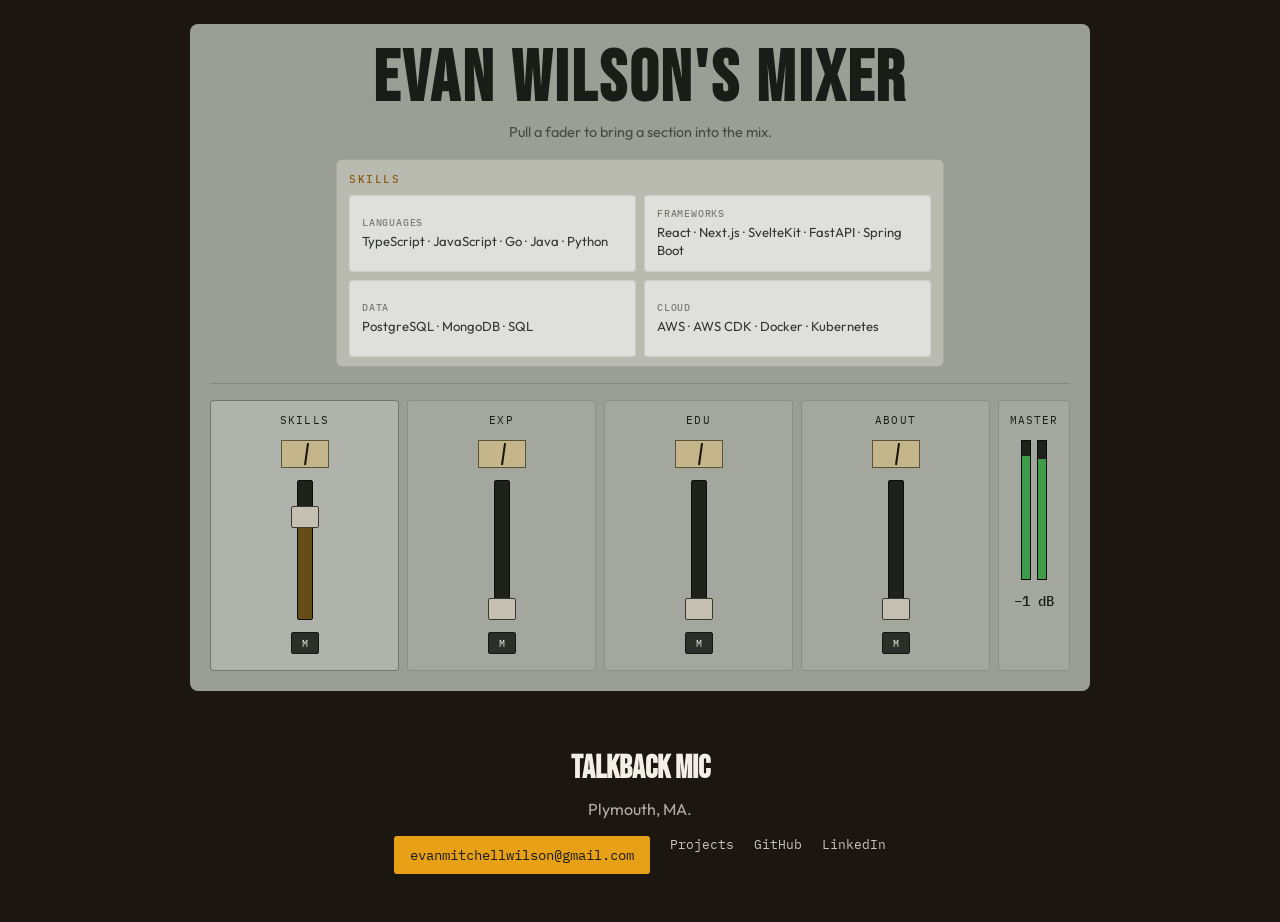
<file: index.html>
<!DOCTYPE html>
<html lang="en">
  <head>
    <meta charset="UTF-8" />
    <link rel="icon" type="image/svg+xml" href="favicon.svg" />
    <meta name="viewport" content="width=device-width, initial-scale=1.0" />
    <title>Evan Wilson</title>
    <link rel="preconnect" href="https://fonts.googleapis.com" />
    <link rel="preconnect" href="https://fonts.gstatic.com" crossorigin />
    <link
      href="https://fonts.googleapis.com/css2?family=Bebas+Neue&family=IBM+Plex+Mono:wght@400;500&family=Outfit:wght@400;500;600&display=swap"
      rel="stylesheet"
    />
    <link rel="stylesheet" href="styles.css" />
  </head>
  <body>
    <div class="studio">
      <main class="board">
        <header class="board__brand">
          <h1 class="board__name">Evan Wilson's Mixer</h1>
          <p class="board__tagline">
            Pull a fader to bring a section into the mix.
          </p>
          <div class="board__mix is-live" id="mix">
            <div class="board__mix-label"><span id="mix-label">Skills</span></div>
            <div class="board__mix-grid" id="mix-grid"></div>
          </div>
        </header>

        <section class="board__channels" id="channels" aria-label="Resume channels"></section>
      </main>

      <footer id="contact" class="talkback">
        <h2 class="talkback__title">Talkback Mic</h2>
        <p class="talkback__copy">Plymouth, MA.</p>
        <div class="talkback__links">
          <a class="talkback__btn" href="mailto:evanmitchellwilson@gmail.com"
            >evanmitchellwilson@gmail.com</a
          >
          <a class="talkback__link" href="project.html">Projects</a>
          <a class="talkback__link" href="https://github.com/evanwilson2123">GitHub</a>
          <a
            class="talkback__link"
            href="https://www.linkedin.com/in/evan-wilson-0525102b8/"
            >LinkedIn</a
          >
        </div>
      </footer>
    </div>

    <script src="app.js"></script>
  </body>
</html>
</file>
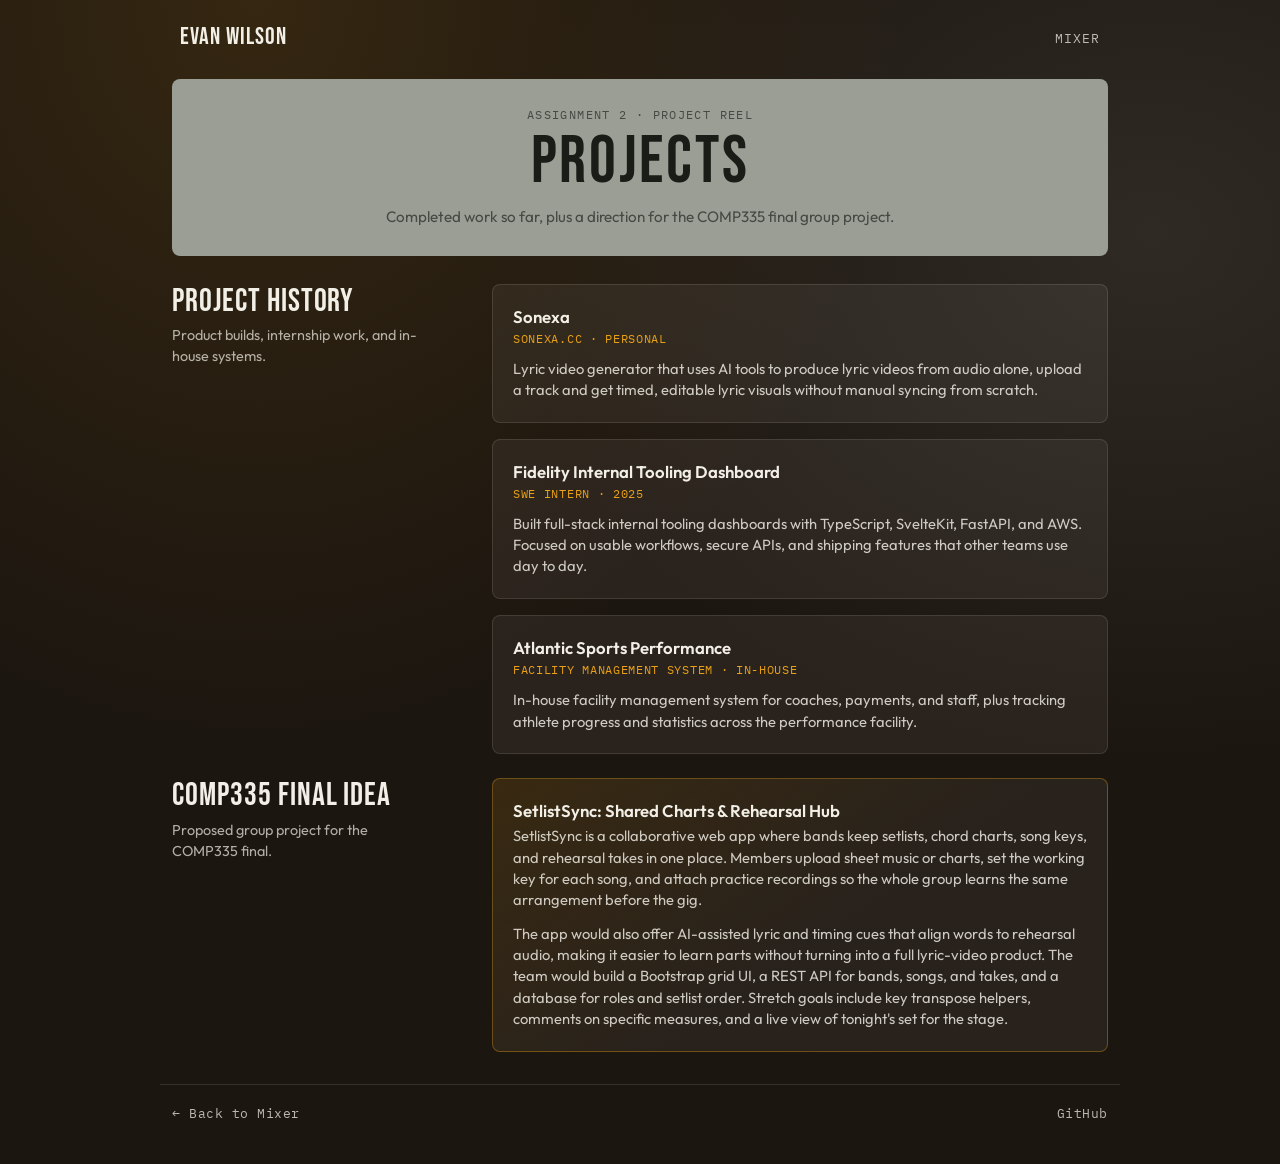
<file: project.html>
<!DOCTYPE html>
<html lang="en">
  <head>
    <meta charset="UTF-8" />
    <link rel="icon" type="image/svg+xml" href="favicon.svg" />
    <meta name="viewport" content="width=device-width, initial-scale=1.0" />
    <title>Projects | Evan Wilson</title>
    <link rel="preconnect" href="https://fonts.googleapis.com" />
    <link rel="preconnect" href="https://fonts.gstatic.com" crossorigin />
    <link
      href="https://fonts.googleapis.com/css2?family=Bebas+Neue&family=IBM+Plex+Mono:wght@400;500&family=Outfit:wght@400;500;600&display=swap"
      rel="stylesheet"
    />
    <link
      href="https://cdn.jsdelivr.net/npm/bootstrap@5.3.3/dist/css/bootstrap.min.css"
      rel="stylesheet"
      integrity="sha384-QWTKZyjpPEjISv5WaRU9OFeRpok6YctnYmDr5pNlyT2bRjXh0JMhjY6hW+ALEwIH"
      crossorigin="anonymous"
    />
    <link rel="stylesheet" href="project.css" />
  </head>
  <body>
    <div class="studio">
      <nav class="container-fluid project-nav">
        <div class="row align-items-center">
          <div class="col-6">
            <a class="project-nav__brand" href="index.html">Evan Wilson</a>
          </div>
          <div class="col-6 text-end">
            <a class="project-nav__link" href="index.html">Mixer</a>
          </div>
        </div>
      </nav>

      <main class="container project-main">
        <div class="row">
          <div class="col-12">
            <header class="project-hero">
              <p class="project-hero__kicker">Assignment 2 · Project Reel</p>
              <h1 class="project-hero__title">Projects</h1>
              <p class="project-hero__lede">
                Completed work so far, plus a direction for the COMP335 final
                group project.
              </p>
            </header>
          </div>
        </div>

        <section class="row project-section" aria-labelledby="history-heading">
          <div class="col-12 col-lg-4">
            <h2 id="history-heading" class="project-section__title">
              Project History
            </h2>
            <p class="project-section__copy">
              Product builds, internship work, and in-house systems.
            </p>
          </div>
          <div class="col-12 col-lg-8">
            <div class="row g-3">
              <div class="col-12">
                <article class="project-entry">
                  <h3 class="project-entry__name">Sonexa</h3>
                  <p class="project-entry__meta">
                    <a href="https://sonexa.cc">sonexa.cc</a> · Personal
                  </p>
                  <p class="project-entry__body">
                    Lyric video generator that uses AI tools to produce lyric
                    videos from audio alone, upload a track and get timed,
                    editable lyric visuals without manual syncing from scratch.
                  </p>
                </article>
              </div>
              <div class="col-12">
                <article class="project-entry">
                  <h3 class="project-entry__name">
                    Fidelity Internal Tooling Dashboard
                  </h3>
                  <p class="project-entry__meta">SWE Intern · 2025</p>
                  <p class="project-entry__body">
                    Built full-stack internal tooling dashboards with TypeScript,
                    SvelteKit, FastAPI, and AWS. Focused on usable workflows,
                    secure APIs, and shipping features that other teams use day
                    to day.
                  </p>
                </article>
              </div>
              <div class="col-12">
                <article class="project-entry">
                  <h3 class="project-entry__name">
                    Atlantic Sports Performance
                  </h3>
                  <p class="project-entry__meta">
                    Facility Management System · In-house
                  </p>
                  <p class="project-entry__body">
                    In-house facility management system for coaches, payments,
                    and staff, plus tracking athlete progress and statistics
                    across the performance facility.
                  </p>
                </article>
              </div>
            </div>
          </div>
        </section>

        <section class="row project-section project-section--future" aria-labelledby="comp335-heading">
          <div class="col-12 col-lg-4">
            <h2 id="comp335-heading" class="project-section__title">
              COMP335 Final Idea
            </h2>
            <p class="project-section__copy">
              Proposed group project for the COMP335 final.
            </p>
          </div>
          <div class="col-12 col-lg-8">
            <article class="project-future">
              <h3 class="project-future__name">
                SetlistSync: Shared Charts &amp; Rehearsal Hub
              </h3>
              <p class="project-future__body">
                SetlistSync is a collaborative web app where bands keep
                setlists, chord charts, song keys, and rehearsal takes in one
                place. Members upload sheet music or charts, set the working
                key for each song, and attach practice recordings so the whole
                group learns the same arrangement before the gig.
              </p>
              <p class="project-future__body">
                The app would also offer AI-assisted lyric and timing cues that
                align words to rehearsal audio, making it easier to learn parts
                without turning into a full lyric-video product. The team would
                build a Bootstrap grid UI, a REST API for bands, songs, and
                takes, and a database for roles and setlist order. Stretch goals
                include key transpose helpers, comments on specific measures,
                and a live view of tonight&apos;s set for the stage.
              </p>
            </article>
          </div>
        </section>
      </main>

      <footer class="container project-foot">
        <div class="row">
          <div class="col-12 col-md-6">
            <a class="project-foot__link" href="index.html">← Back to Mixer</a>
          </div>
          <div class="col-12 col-md-6 text-md-end">
            <a
              class="project-foot__link"
              href="https://github.com/evanwilson2123"
              >GitHub</a
            >
          </div>
        </div>
      </footer>
    </div>
  </body>
</html>
</file>
<file: styles.css>
:root {
  --bg: #1c1610;
  --panel: #9a9e94;
  --ink: #1a1c18;
  --muted: rgba(26, 28, 24, 0.65);
  --cream: #f2efe6;
  --amber: #e8a017;
  --slot: #1e201c;
  --font-brand: 'Bebas Neue', sans-serif;
  --font-body: 'Outfit', sans-serif;
  --font-mono: 'IBM Plex Mono', monospace;

  font-family: var(--font-body);
  font-size: 16px;
  line-height: 1.4;
  color: var(--cream);
  background: var(--bg);
}

*,
*::before,
*::after {
  box-sizing: border-box;
}

body {
  margin: 0;
}

button {
  font: inherit;
  color: inherit;
  cursor: pointer;
}

a {
  color: inherit;
}

:focus-visible {
  outline: 2px solid var(--amber);
  outline-offset: 2px;
}

.studio {
  min-height: 100svh;
  padding: 1.5rem;
}

.board {
  max-width: 900px;
  margin: 0 auto;
  padding: 1.25rem;
  background: var(--panel);
  border-radius: 8px;
  color: var(--ink);
}

.board__brand {
  text-align: center;
  padding-bottom: 1rem;
  margin-bottom: 1rem;
  border-bottom: 1px solid rgba(0, 0, 0, 0.15);
}

.board__name {
  margin: 0;
  font-family: var(--font-brand);
  font-size: clamp(2.8rem, 8vw, 4.5rem);
  letter-spacing: 0.04em;
  line-height: 1;
}

.board__tagline {
  margin: 0.4rem 0 0;
  font-size: 0.9rem;
  color: var(--muted);
}

.board__mix {
  max-width: 38rem;
  height: 13rem;
  margin: 1rem auto 0;
  padding: 0.75rem;
  text-align: left;
  background: rgba(242, 239, 230, 0.35);
  border: 1px solid rgba(0, 0, 0, 0.1);
  border-radius: 6px;
  transition: opacity 0.2s ease;
}

.board__mix-label {
  margin: 0 0 0.5rem;
  font-family: var(--font-mono);
  font-size: 0.68rem;
  font-weight: 500;
  letter-spacing: 0.14em;
  text-transform: uppercase;
  color: #8a5a10;
}

.board__mix-grid {
  display: grid;
  grid-template-columns: 1fr 1fr;
  grid-template-rows: 1fr 1fr;
  gap: 0.5rem;
  height: calc(100% - 1.25rem);
}

.board__card {
  display: flex;
  flex-direction: column;
  justify-content: center;
  gap: 0.2rem;
  min-height: 0;
  padding: 0.65rem 0.75rem;
  border: 1px solid rgba(0, 0, 0, 0.08);
  border-radius: 4px;
  background: rgba(255, 255, 255, 0.55);
  overflow: hidden;
  text-decoration: none;
  color: inherit;
}

.board__card--link:hover {
  background: rgba(255, 255, 255, 0.8);
  border-color: rgba(0, 0, 0, 0.16);
}

.board__card-label {
  font-family: var(--font-mono);
  font-size: 0.62rem;
  font-weight: 500;
  letter-spacing: 0.08em;
  text-transform: uppercase;
  color: rgba(26, 28, 24, 0.5);
}

.board__card-meta {
  font-family: var(--font-mono);
  font-size: 0.62rem;
  color: #8a5a10;
}

.board__card-body {
  font-size: 0.82rem;
  line-height: 1.35;
  color: rgba(26, 28, 24, 0.88);
}

.board__channels {
  display: grid;
  grid-template-columns: repeat(4, 1fr) auto;
  gap: 0.5rem;
}

.channel,
.master {
  display: flex;
  flex-direction: column;
  align-items: center;
  gap: 0.75rem;
  padding: 0.75rem 0.5rem 1rem;
  border: 1px solid rgba(0, 0, 0, 0.15);
  border-radius: 4px;
  background: rgba(255, 255, 255, 0.1);
}

.channel.is-selected {
  border-color: rgba(0, 0, 0, 0.35);
  background: rgba(255, 255, 255, 0.22);
}

.channel__name,
.master__label {
  padding: 0;
  border: none;
  background: none;
  font-family: var(--font-mono);
  font-size: 0.7rem;
  letter-spacing: 0.1em;
  color: var(--ink);
}

.vu {
  position: relative;
  width: 48px;
  height: 28px;
  background: #c4b68a;
  border: 1px solid #5a5438;
  overflow: hidden;
}

.vu__needle {
  position: absolute;
  left: 50%;
  bottom: 2px;
  width: 2px;
  height: 22px;
  margin-left: -1px;
  background: #1a1208;
  transform-origin: 50% 100%;
  transform: rotate(8deg);
}

.channel__mute {
  width: 28px;
  height: 22px;
  padding: 0;
  font-family: var(--font-mono);
  font-size: 0.65rem;
  color: var(--cream);
  background: #2c2e2a;
  border: 1px solid #151714;
  border-radius: 2px;
}

.channel__mute.is-on {
  background: #c0392b;
}

.master {
  min-width: 4.5rem;
}

.master__meters {
  display: flex;
  gap: 6px;
  height: 140px;
}

.master__bar {
  position: relative;
  width: 10px;
  height: 100%;
  background: var(--slot);
  border: 1px solid #0d0e0c;
  overflow: hidden;
}

.master__bar span {
  position: absolute;
  left: 0;
  right: 0;
  bottom: 0;
  background: #3d9b4a;
}

.master__level {
  font-family: var(--font-mono);
  font-size: 0.85rem;
  font-weight: 500;
}

.fader {
  position: relative;
  width: 16px;
  height: 140px;
  background: var(--slot);
  border: 1px solid #0d0e0c;
  border-radius: 2px;
  touch-action: none;
  cursor: ns-resize;
}

.fader__fill {
  position: absolute;
  left: 0;
  right: 0;
  bottom: 0;
  background: rgba(232, 160, 23, 0.35);
  pointer-events: none;
}

.fader__thumb {
  position: absolute;
  left: 50%;
  width: 28px;
  height: 22px;
  margin-left: -14px;
  background: #c4bfb0;
  border: 1px solid #3a3830;
  border-radius: 2px;
  pointer-events: none;
}

.talkback {
  max-width: 900px;
  margin: 2rem auto 0;
  padding: 1.5rem;
  text-align: center;
}

.talkback__title {
  margin: 0 0 0.35rem;
  font-family: var(--font-brand);
  font-size: 2rem;
}

.talkback__copy {
  margin: 0 auto 1rem;
  color: rgba(242, 239, 230, 0.7);
}

.talkback__links {
  display: flex;
  flex-wrap: wrap;
  justify-content: center;
  gap: 0.75rem 1.25rem;
}

.talkback__btn {
  padding: 0.6rem 1rem;
  font-family: var(--font-mono);
  font-size: 0.85rem;
  text-decoration: none;
  color: var(--ink);
  background: var(--amber);
  border-radius: 3px;
}

.talkback__link {
  font-family: var(--font-mono);
  font-size: 0.8rem;
  text-decoration: none;
  color: rgba(242, 239, 230, 0.8);
}

@media (max-width: 600px) {
  .board__channels {
    grid-template-columns: 1fr 1fr;
  }

  .master {
    grid-column: 1 / -1;
    flex-direction: row;
    justify-content: center;
  }

  .master__meters {
    height: 64px;
  }

  .fader {
    height: 110px;
  }
}
</file>
<file: project.css>
:root {
  --bg: #1c1610;
  --panel: #9a9e94;
  --ink: #1a1c18;
  --muted: rgba(26, 28, 24, 0.65);
  --cream: #f2efe6;
  --amber: #e8a017;
  --slot: #1e201c;
  --font-brand: 'Bebas Neue', sans-serif;
  --font-body: 'Outfit', sans-serif;
  --font-mono: 'IBM Plex Mono', monospace;
}

*,
*::before,
*::after {
  box-sizing: border-box;
}

body {
  margin: 0;
  font-family: var(--font-body);
  font-size: 16px;
  line-height: 1.45;
  color: var(--cream);
  background:
    radial-gradient(ellipse at 20% 0%, rgba(232, 160, 23, 0.12), transparent 45%),
    radial-gradient(ellipse at 90% 20%, rgba(154, 158, 148, 0.15), transparent 40%),
    var(--bg);
}

a {
  color: inherit;
  text-decoration: none;
}

a:hover {
  color: var(--amber);
}

:focus-visible {
  outline: 2px solid var(--amber);
  outline-offset: 2px;
}

.studio {
  min-height: 100svh;
  padding: 1.25rem 0 2.5rem;
}

.project-nav {
  max-width: 960px;
  margin: 0 auto 1.5rem;
  padding: 0 1.25rem;
}

.project-nav__brand {
  font-family: var(--font-brand);
  font-size: 1.5rem;
  letter-spacing: 0.04em;
}

.project-nav__link {
  font-family: var(--font-mono);
  font-size: 0.8rem;
  text-transform: uppercase;
  letter-spacing: 0.08em;
  color: rgba(242, 239, 230, 0.75);
}

.project-main {
  max-width: 960px;
}

.project-hero {
  background: var(--panel);
  color: var(--ink);
  border-radius: 8px;
  padding: 1.75rem 1.5rem;
  margin-bottom: 1.75rem;
  text-align: center;
}

.project-hero__kicker {
  margin: 0 0 0.35rem;
  font-family: var(--font-mono);
  font-size: 0.72rem;
  letter-spacing: 0.12em;
  text-transform: uppercase;
  color: var(--muted);
}

.project-hero__title {
  margin: 0;
  font-family: var(--font-brand);
  font-size: clamp(2.6rem, 8vw, 4.2rem);
  letter-spacing: 0.04em;
  line-height: 1;
}

.project-hero__lede {
  margin: 0.6rem auto 0;
  max-width: 36rem;
  font-size: 0.95rem;
  color: var(--muted);
}

.project-section {
  margin-bottom: 1.5rem;
}

.project-section__title {
  margin: 0 0 0.4rem;
  font-family: var(--font-brand);
  font-size: 2rem;
  letter-spacing: 0.03em;
  line-height: 1.1;
}

.project-section__copy {
  margin: 0 0 1rem;
  font-size: 0.9rem;
  color: rgba(242, 239, 230, 0.7);
}

.project-entry,
.project-future {
  height: 100%;
  background: rgba(242, 239, 230, 0.06);
  border: 1px solid rgba(242, 239, 230, 0.12);
  border-radius: 8px;
  padding: 1.15rem 1.1rem;
}

.project-entry__name,
.project-future__name {
  margin: 0 0 0.25rem;
  font-family: var(--font-body);
  font-size: 1.05rem;
  font-weight: 600;
}

.project-entry__meta {
  margin: 0 0 0.65rem;
  font-family: var(--font-mono);
  font-size: 0.72rem;
  letter-spacing: 0.06em;
  text-transform: uppercase;
  color: var(--amber);
}

.project-entry__body,
.project-future__body {
  margin: 0;
  font-size: 0.92rem;
  color: rgba(242, 239, 230, 0.82);
}

.project-future__body + .project-future__body {
  margin-top: 0.75rem;
}

.project-section--future .project-future {
  background: linear-gradient(
    145deg,
    rgba(232, 160, 23, 0.14),
    rgba(242, 239, 230, 0.06) 55%
  );
  border-color: rgba(232, 160, 23, 0.35);
}

.project-foot {
  max-width: 960px;
  margin-top: 2rem;
  padding-top: 1rem;
  border-top: 1px solid rgba(242, 239, 230, 0.12);
}

.project-foot__link {
  font-family: var(--font-mono);
  font-size: 0.8rem;
  letter-spacing: 0.04em;
  color: rgba(242, 239, 230, 0.75);
}

@media (max-width: 991.98px) {
  .project-section__title {
    font-size: 1.75rem;
  }

  .project-hero {
    padding: 1.4rem 1.15rem;
  }
}

@media (max-width: 767.98px) {
  .studio {
    padding-top: 0.75rem;
  }

  .project-nav {
    margin-bottom: 1rem;
  }

  .project-hero__lede {
    font-size: 0.88rem;
  }

  .project-section {
    margin-bottom: 1.25rem;
  }

  .project-section__copy {
    margin-bottom: 0.75rem;
  }

  .project-foot {
    margin-top: 1.5rem;
  }

  .project-foot .col-12 + .col-12 {
    margin-top: 0.5rem;
  }
}

@media (min-width: 992px) {
  .project-section__copy {
    max-width: 16rem;
  }

  .project-entry,
  .project-future {
    padding: 1.35rem 1.25rem;
  }
}
</file>
